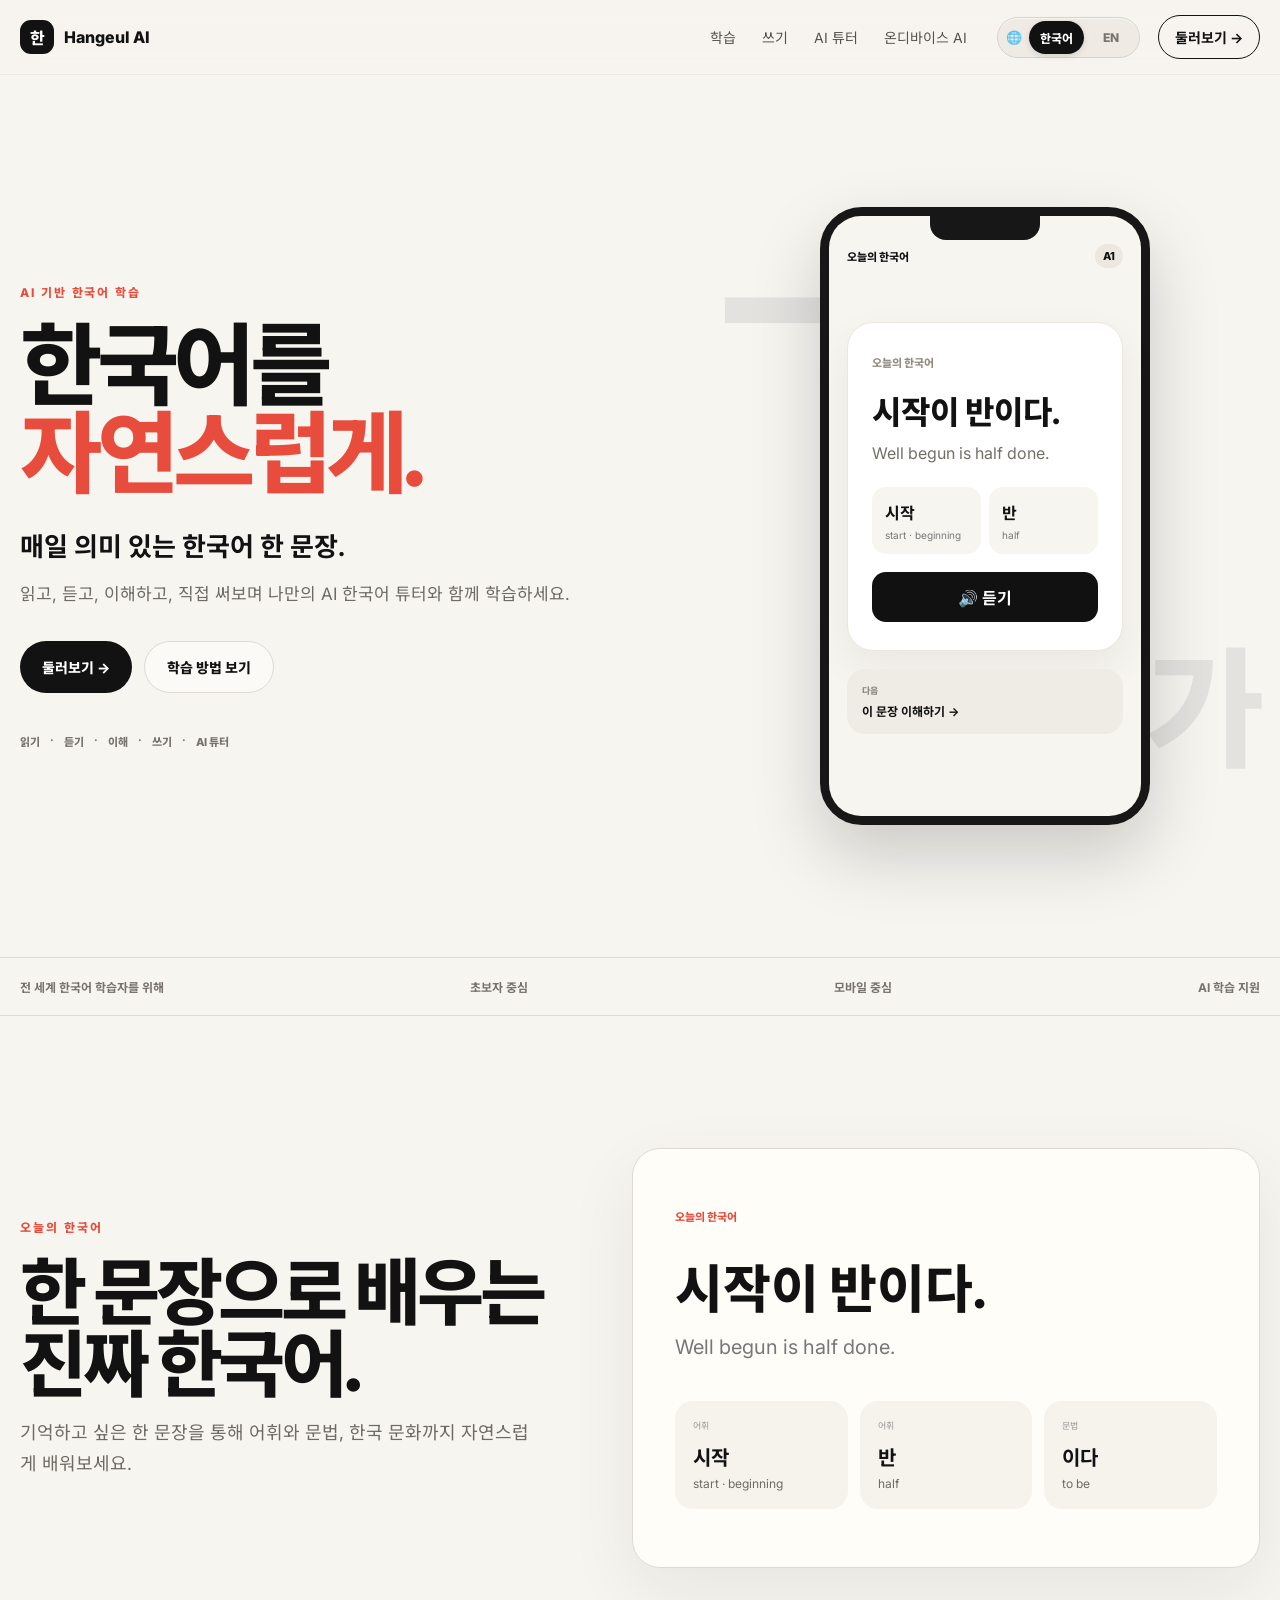
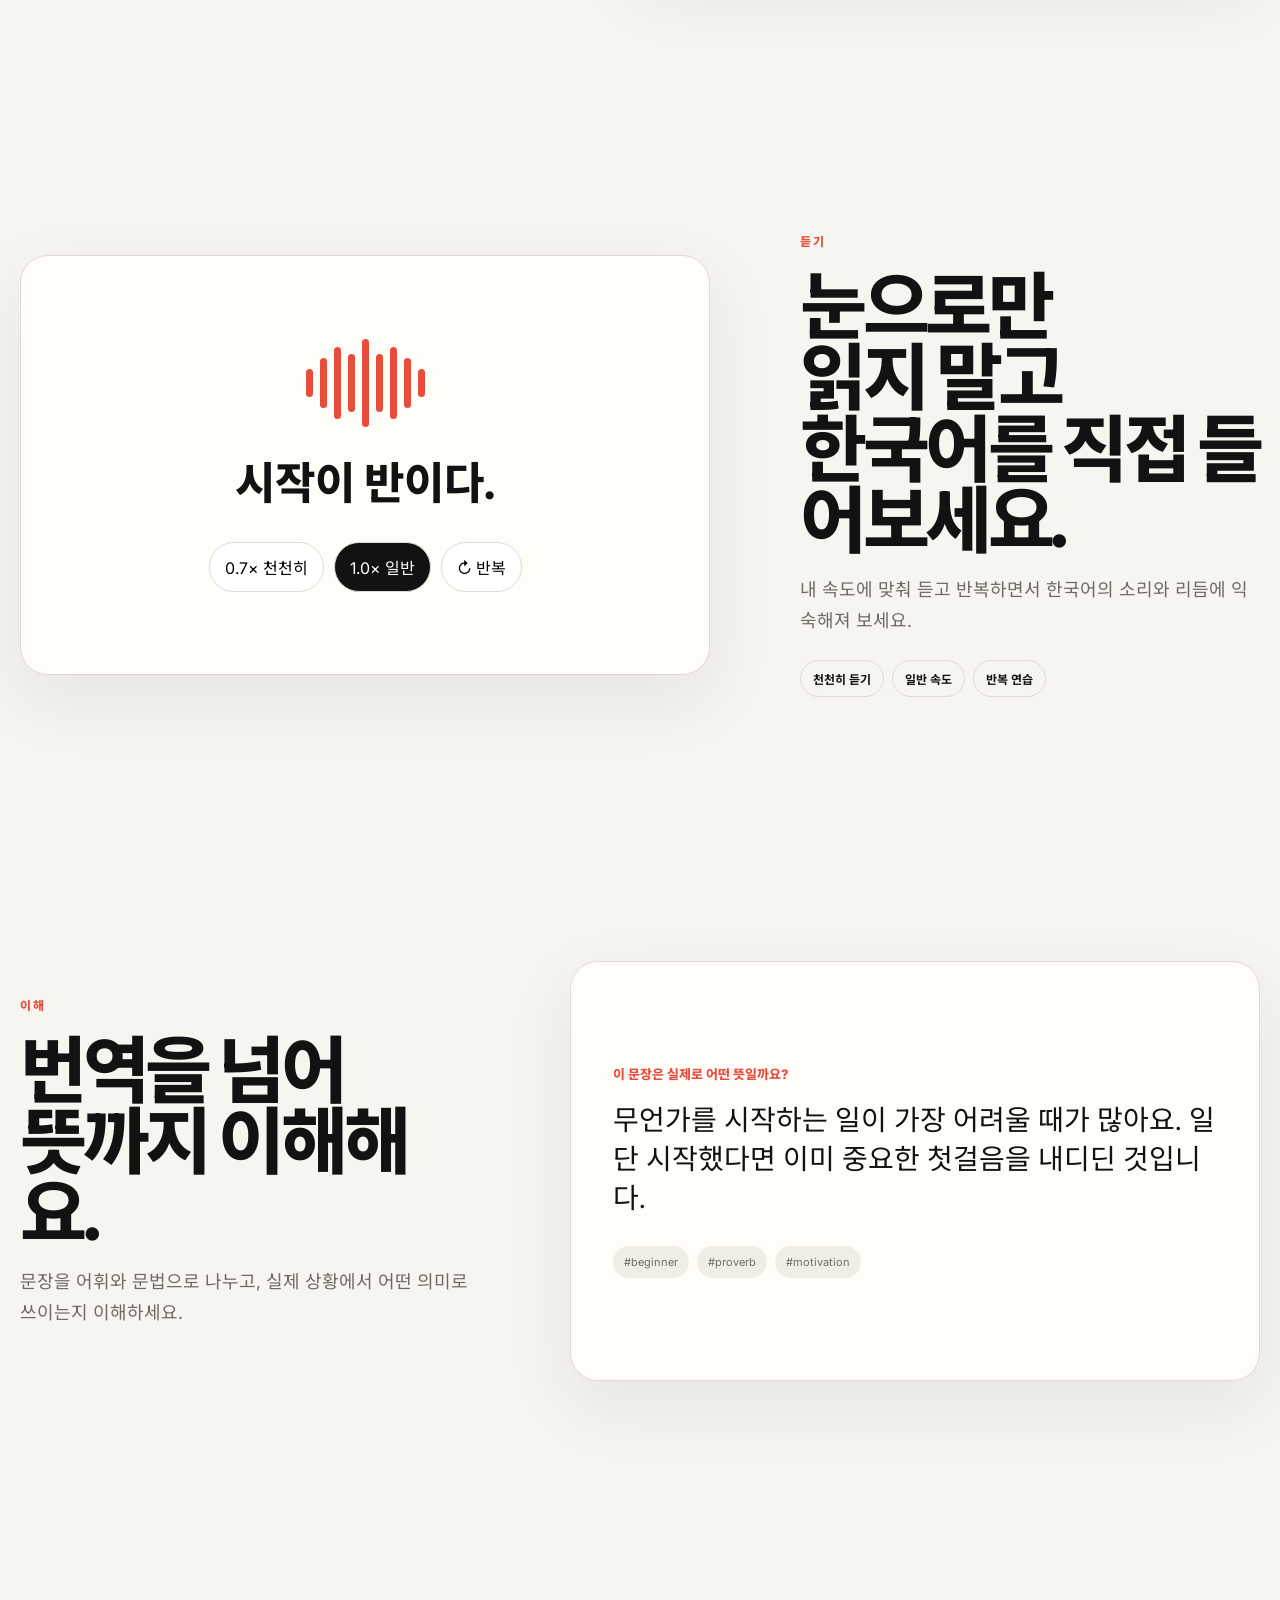
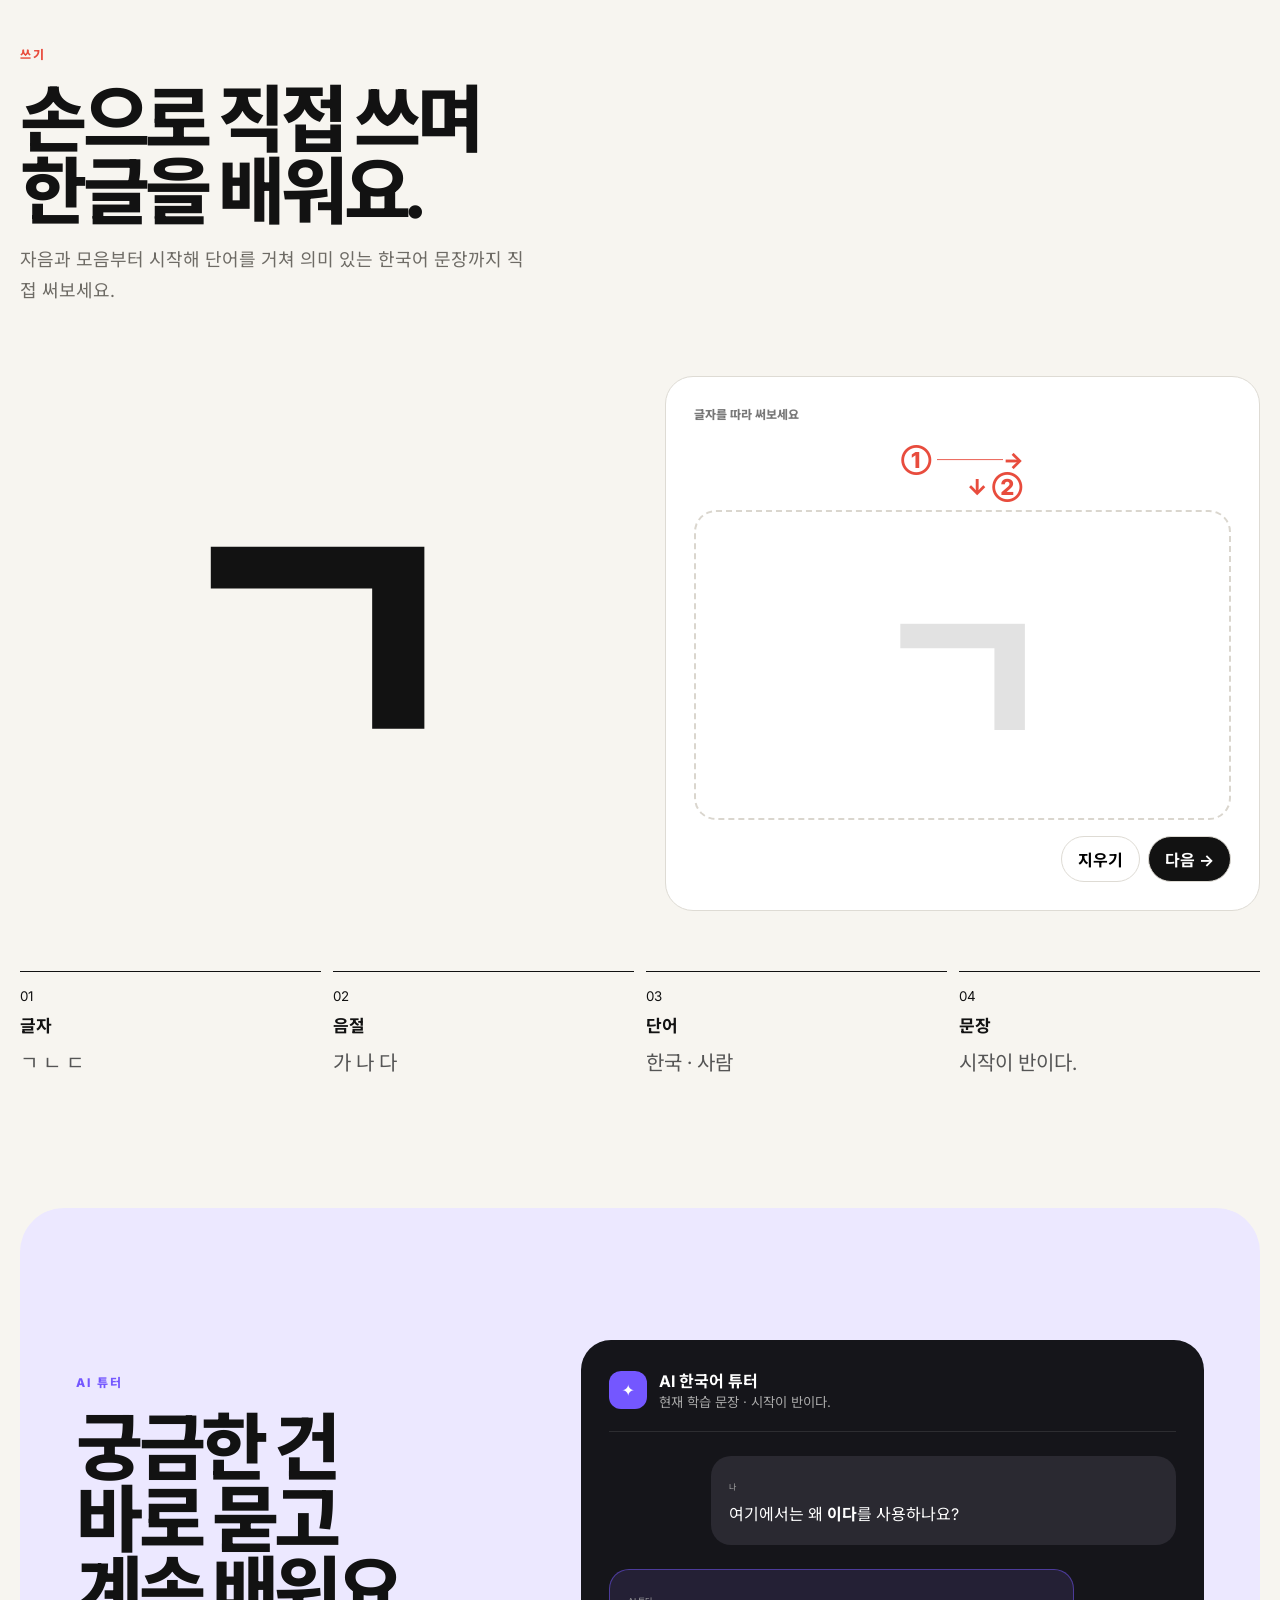
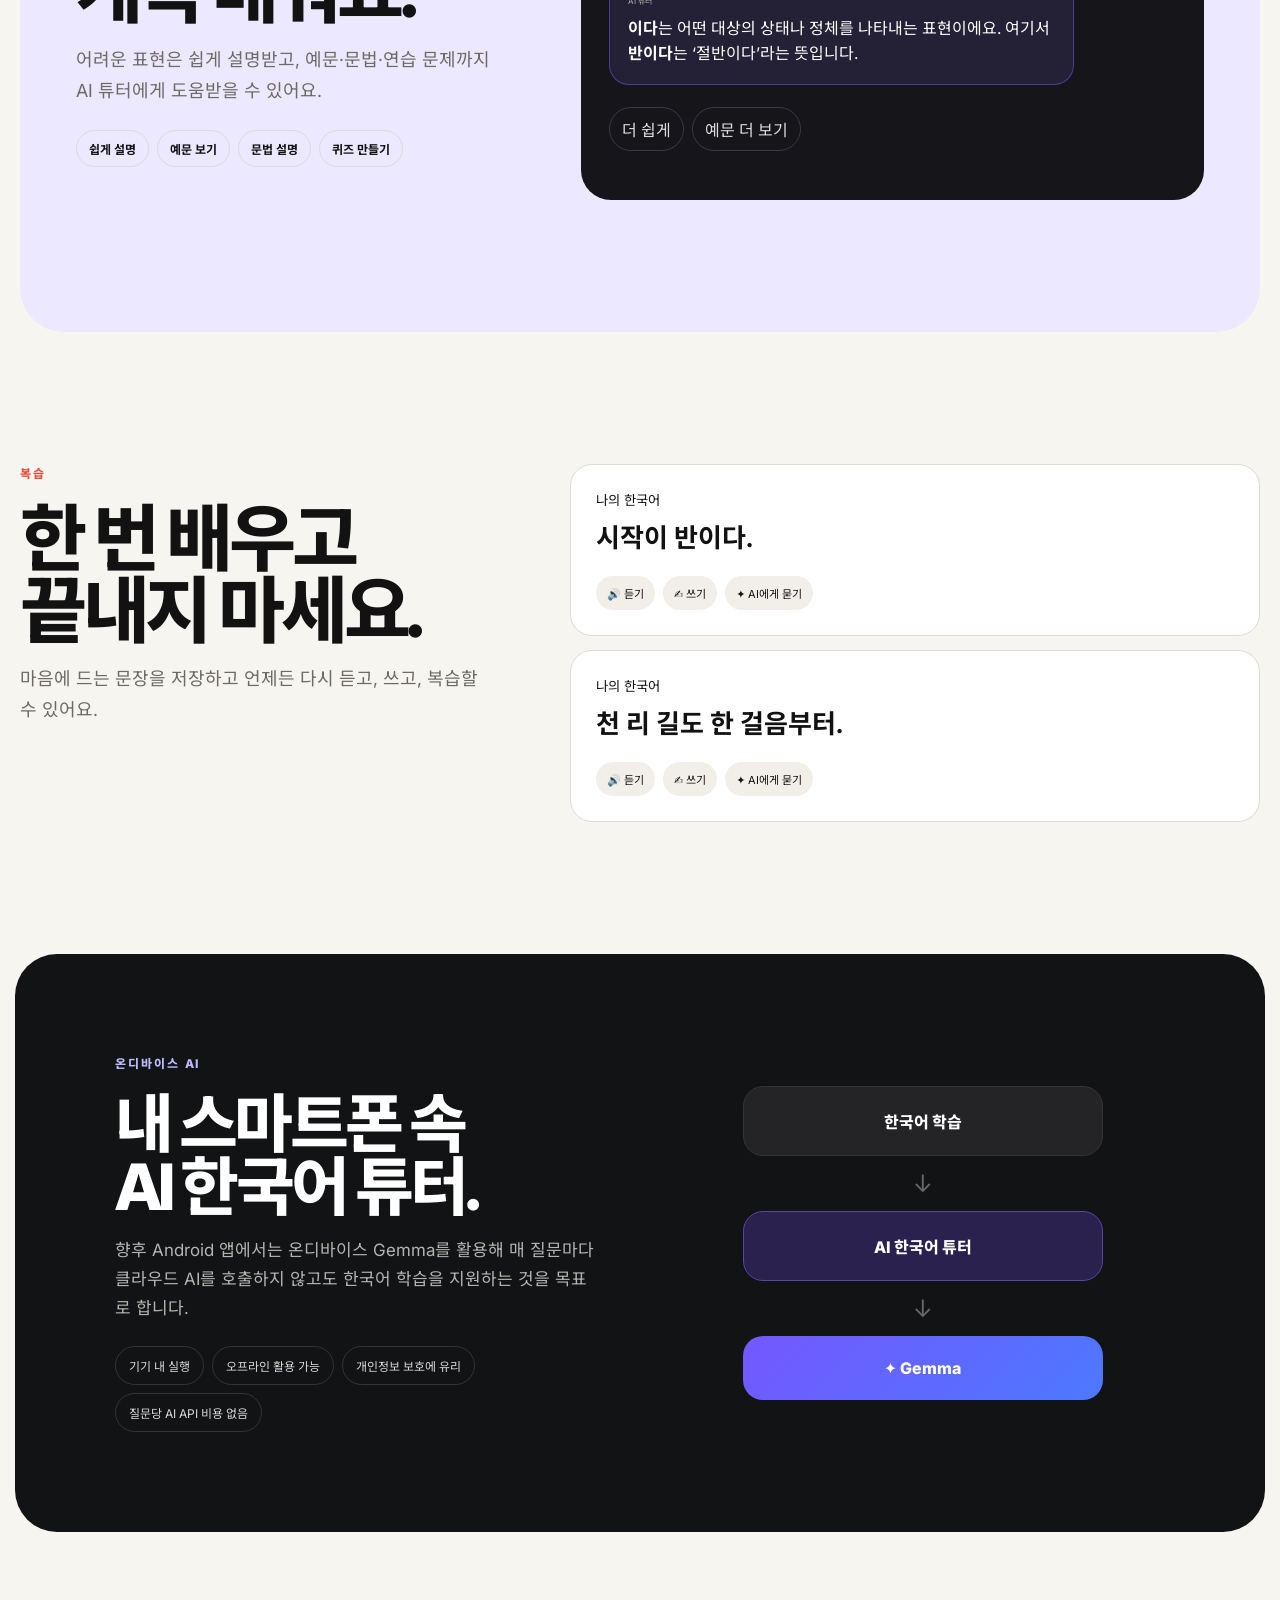
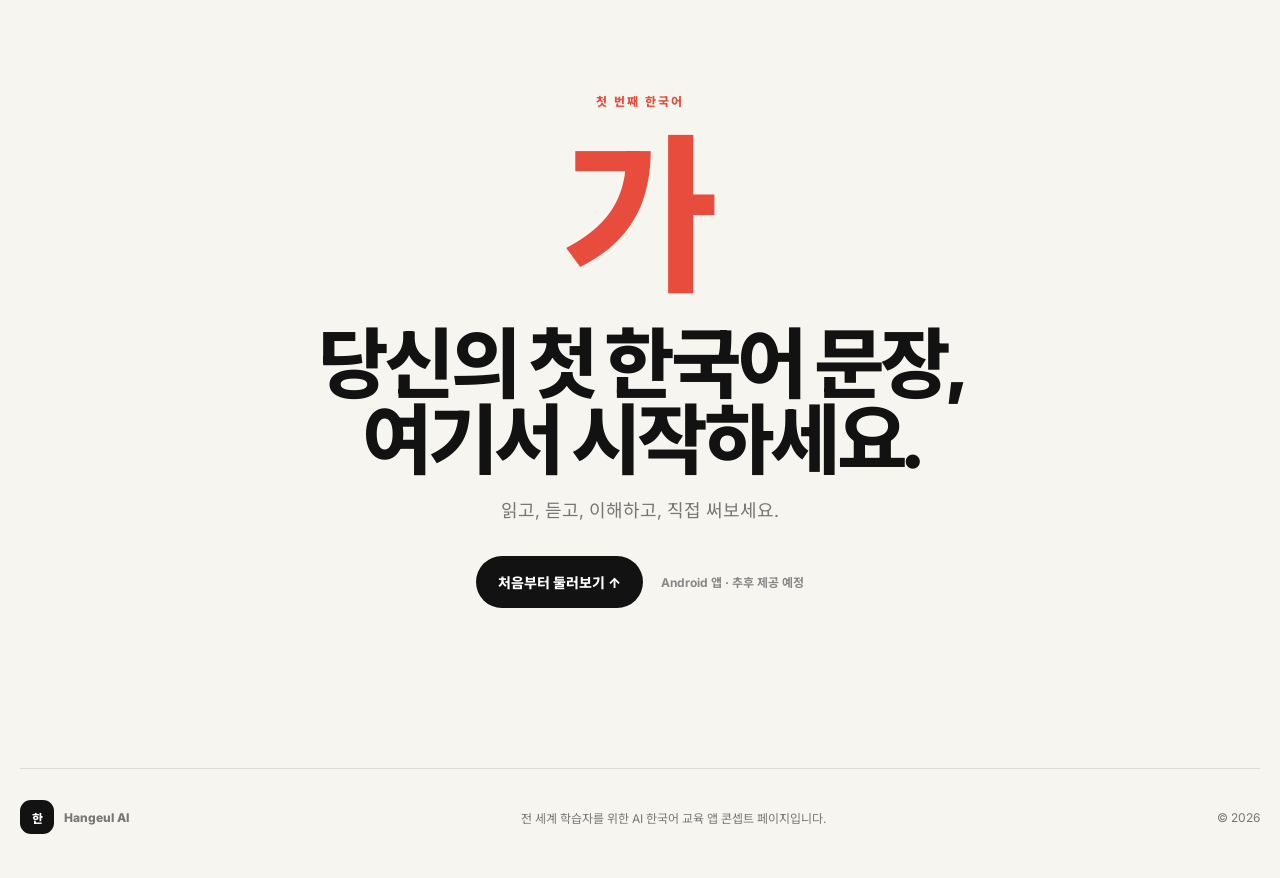
<file: index.html>
<!doctype html>
<html lang="ko">
<head>
<meta charset="UTF-8" />
<meta name="viewport" content="width=device-width, initial-scale=1.0" />
<meta name="description" content="의미 있는 한국어 한 문장으로 읽고, 듣고, 이해하고, 쓰며 AI 튜터와 함께 배우는 한국어 학습 앱 콘셉트 페이지." />
<title>Hangeul AI — 자연스럽게 배우는 한국어</title>
<link rel="preconnect" href="https://fonts.googleapis.com"><link rel="preconnect" href="https://fonts.gstatic.com" crossorigin><link href="https://fonts.googleapis.com/css2?family=Inter:wght@400;500;600;700;800&family=Noto+Sans+KR:wght@400;500;600;700;800&display=swap" rel="stylesheet"><link rel="stylesheet" href="./styles.css" />
</head><body>
<header class="site-header"><div class="nav-shell"><a class="brand" href="#top"><span class="brand-mark">한</span><span>Hangeul AI</span></a><nav class="desktop-nav"><a href="#learn">학습</a><a href="#write">쓰기</a><a href="#ai">AI 튜터</a><a href="#private-ai">온디바이스 AI</a></nav><div class="header-actions"><div class="lang-toggle" aria-label="언어 선택"><span class="lang-icon" aria-hidden="true">🌐</span><a class="lang-link active" href="/HANGEUL-AI/">한국어</a><a class="lang-link" href="/HANGEUL-AI/en.html">EN</a></div><a class="nav-cta" href="#experience">둘러보기 →</a></div></div></header>
<main id="top">
<section class="hero section"><div class="hero-copy"><div class="eyebrow">AI 기반 한국어 학습</div><h1>한국어를<br><span>자연스럽게.</span></h1><p class="hero-lead">매일 의미 있는 한국어 한 문장.</p><p class="hero-sub">읽고, 듣고, 이해하고, 직접 써보며 나만의 AI 한국어 튜터와 함께 학습하세요.</p><div class="hero-actions"><a class="button primary" href="#experience">둘러보기 →</a><a class="button ghost" href="#learn">학습 방법 보기</a></div><div class="feature-strip"><span>읽기</span><b>·</b><span>듣기</span><b>·</b><span>이해</span><b>·</b><span>쓰기</span><b>·</b><span>AI 튜터</span></div></div><div class="hero-visual"><div class="hangul-orbit orbit-one">ㄱ</div><div class="hangul-orbit orbit-two">가</div><div class="phone"><div class="phone-notch"></div><div class="phone-screen"><div class="phone-topline"><span>오늘의 한국어</span><span class="pill-mini">A1</span></div><div class="quote-card"><span class="quote-kicker">오늘의 한국어</span><div class="quote-ko">시작이 반이다.</div><div class="quote-en">Well begun is half done.</div><div class="word-row"><div><strong>시작</strong><span>start · beginning</span></div><div><strong>반</strong><span>half</span></div></div><button class="listen-demo" type="button" data-tts="시작이 반이다.">🔊 듣기</button></div><div class="mock-note"><span>다음</span><strong>이 문장 이해하기 →</strong></div></div></div></div></section>
<section class="trust-line"><div>전 세계 한국어 학습자를 위해</div><div>초보자 중심</div><div>모바일 중심</div><div>AI 학습 지원</div></section>
<section class="section feature-section" id="learn"><div class="section-copy"><div class="eyebrow">오늘의 한국어</div><h2><span class="keep-line">한 문장으로 배우는</span><br>진짜 한국어.</h2><p>기억하고 싶은 한 문장을 통해 어휘와 문법, 한국 문화까지 자연스럽게 배워보세요.</p></div><div class="demo-board lesson-board"><div class="demo-label">오늘의 한국어</div><div class="lesson-main">시작이 반이다.</div><div class="lesson-translation">Well begun is half done.</div><div class="vocab-grid"><article><small>어휘</small><strong>시작</strong><span>start · beginning</span></article><article><small>어휘</small><strong>반</strong><span>half</span></article><article><small>문법</small><strong>이다</strong><span>to be</span></article></div></div></section>
<section class="section feature-section reverse"><div class="section-copy"><div class="eyebrow">듣기</div><h2>눈으로만<br>읽지 말고<br>한국어를 직접 들어보세요.</h2><p>내 속도에 맞춰 듣고 반복하면서 한국어의 소리와 리듬에 익숙해져 보세요.</p><div class="micro-points"><span>천천히 듣기</span><span>일반 속도</span><span>반복 연습</span></div></div><div class="demo-board listen-board"><div class="sound-wave"><i></i><i></i><i></i><i></i><i></i><i></i><i></i><i></i><i></i></div><div class="listen-sentence">시작이 반이다.</div><div class="speed-row"><button class="speed-chip">0.7× 천천히</button><button class="speed-chip active">1.0× 일반</button><button class="speed-chip">↻ 반복</button></div></div></section>
<section class="section feature-section"><div class="section-copy"><div class="eyebrow">이해</div><h2>번역을 넘어<br>뜻까지 이해해요.</h2><p>문장을 어휘와 문법으로 나누고, 실제 상황에서 어떤 의미로 쓰이는지 이해하세요.</p></div><div class="demo-board meaning-board"><div class="meaning-title">이 문장은 실제로 어떤 뜻일까요?</div><p>무언가를 시작하는 일이 가장 어려울 때가 많아요. 일단 시작했다면 이미 중요한 첫걸음을 내디딘 것입니다.</p><div class="meaning-tags"><span>#beginner</span><span>#proverb</span><span>#motivation</span></div></div></section>
<section class="section writing-section" id="write"><div class="write-intro"><div class="eyebrow">쓰기</div><h2>손으로 직접 쓰며<br>한글을 배워요.</h2><p>자음과 모음부터 시작해 단어를 거쳐 의미 있는 한국어 문장까지 직접 써보세요.</p></div><div class="writing-stage"><div class="giant-hangul">ㄱ</div><div class="trace-card"><div class="trace-instruction">글자를 따라 써보세요</div><div class="stroke-guide">① ───→<br><span>↓ ②</span></div><div class="trace-box"><span>ㄱ</span></div><div class="trace-actions"><button>지우기</button><button class="dark-btn">다음 →</button></div></div></div><div class="progression"><div><small>01</small><strong>글자</strong><span>ㄱ ㄴ ㄷ</span></div><div><small>02</small><strong>음절</strong><span>가 나 다</span></div><div><small>03</small><strong>단어</strong><span>한국 · 사람</span></div><div><small>04</small><strong>문장</strong><span>시작이 반이다.</span></div></div></section>
<section class="section feature-section ai-section" id="ai"><div class="section-copy"><div class="eyebrow purple">AI 튜터</div><h2>궁금한 건<br>바로 묻고<br>계속 배워요.</h2><p>어려운 표현은 쉽게 설명받고, 예문·문법·연습 문제까지 AI 튜터에게 도움받을 수 있어요.</p><div class="quick-actions"><span>쉽게 설명</span><span>예문 보기</span><span>문법 설명</span><span>퀴즈 만들기</span></div></div><div class="chat-panel"><div class="chat-head"><span class="ai-dot">✦</span><div><strong>AI 한국어 튜터</strong><small>현재 학습 문장 · 시작이 반이다.</small></div></div><div class="bubble user-bubble"><small>나</small><p>여기에서는 왜 <strong>이다</strong>를 사용하나요?</p></div><div class="bubble ai-bubble"><small>AI 튜터</small><p><strong>이다</strong>는 어떤 대상의 상태나 정체를 나타내는 표현이에요. 여기서 <strong>반이다</strong>는 ‘절반이다’라는 뜻입니다.</p></div><div class="chat-actions"><button>더 쉽게</button><button>예문 더 보기</button></div></div></section>
<section class="section review-section"><div class="section-copy"><div class="eyebrow">복습</div><h2>한 번 배우고<br>끝내지 마세요.</h2><p>마음에 드는 문장을 저장하고 언제든 다시 듣고, 쓰고, 복습할 수 있어요.</p></div><div class="library"><article><div><small>나의 한국어</small><strong>시작이 반이다.</strong></div><div class="library-actions"><span>🔊 듣기</span><span>✍ 쓰기</span><span>✦ AI에게 묻기</span></div></article><article><div><small>나의 한국어</small><strong>천 리 길도 한 걸음부터.</strong></div><div class="library-actions"><span>🔊 듣기</span><span>✍ 쓰기</span><span>✦ AI에게 묻기</span></div></article></div></section>
<section class="section private-section" id="private-ai"><div class="private-copy"><div class="eyebrow light">온디바이스 AI</div><h2>내 스마트폰 속<br>AI 한국어 튜터.</h2><p>향후 Android 앱에서는 온디바이스 Gemma를 활용해 매 질문마다 클라우드 AI를 호출하지 않고도 한국어 학습을 지원하는 것을 목표로 합니다.</p><div class="private-pills"><span>기기 내 실행</span><span>오프라인 활용 가능</span><span>개인정보 보호에 유리</span><span>질문당 AI API 비용 없음</span></div></div><div class="device-stack"><div class="device-chip">한국어 학습</div><div class="down-arrow">↓</div><div class="device-chip purple-chip">AI 한국어 튜터</div><div class="down-arrow">↓</div><div class="gemma-chip">✦ Gemma</div></div></section>
<section class="final-cta" id="experience"><div class="eyebrow">첫 번째 한국어</div><div class="final-glyph">가</div><h2>당신의 첫 한국어 문장,<br>여기서 시작하세요.</h2><p>읽고, 듣고, 이해하고, 직접 써보세요.</p><div class="final-actions"><a class="button primary" href="#top">처음부터 둘러보기 ↑</a><span class="coming">Android 앱 · 추후 제공 예정</span></div></section>
</main><footer><a class="brand" href="#top"><span class="brand-mark">한</span><span>Hangeul AI</span></a><p>전 세계 학습자를 위한 AI 한국어 교육 앱 콘셉트 페이지입니다.</p><span>© 2026</span></footer><script src="./script.js"></script></body></html>
</file>
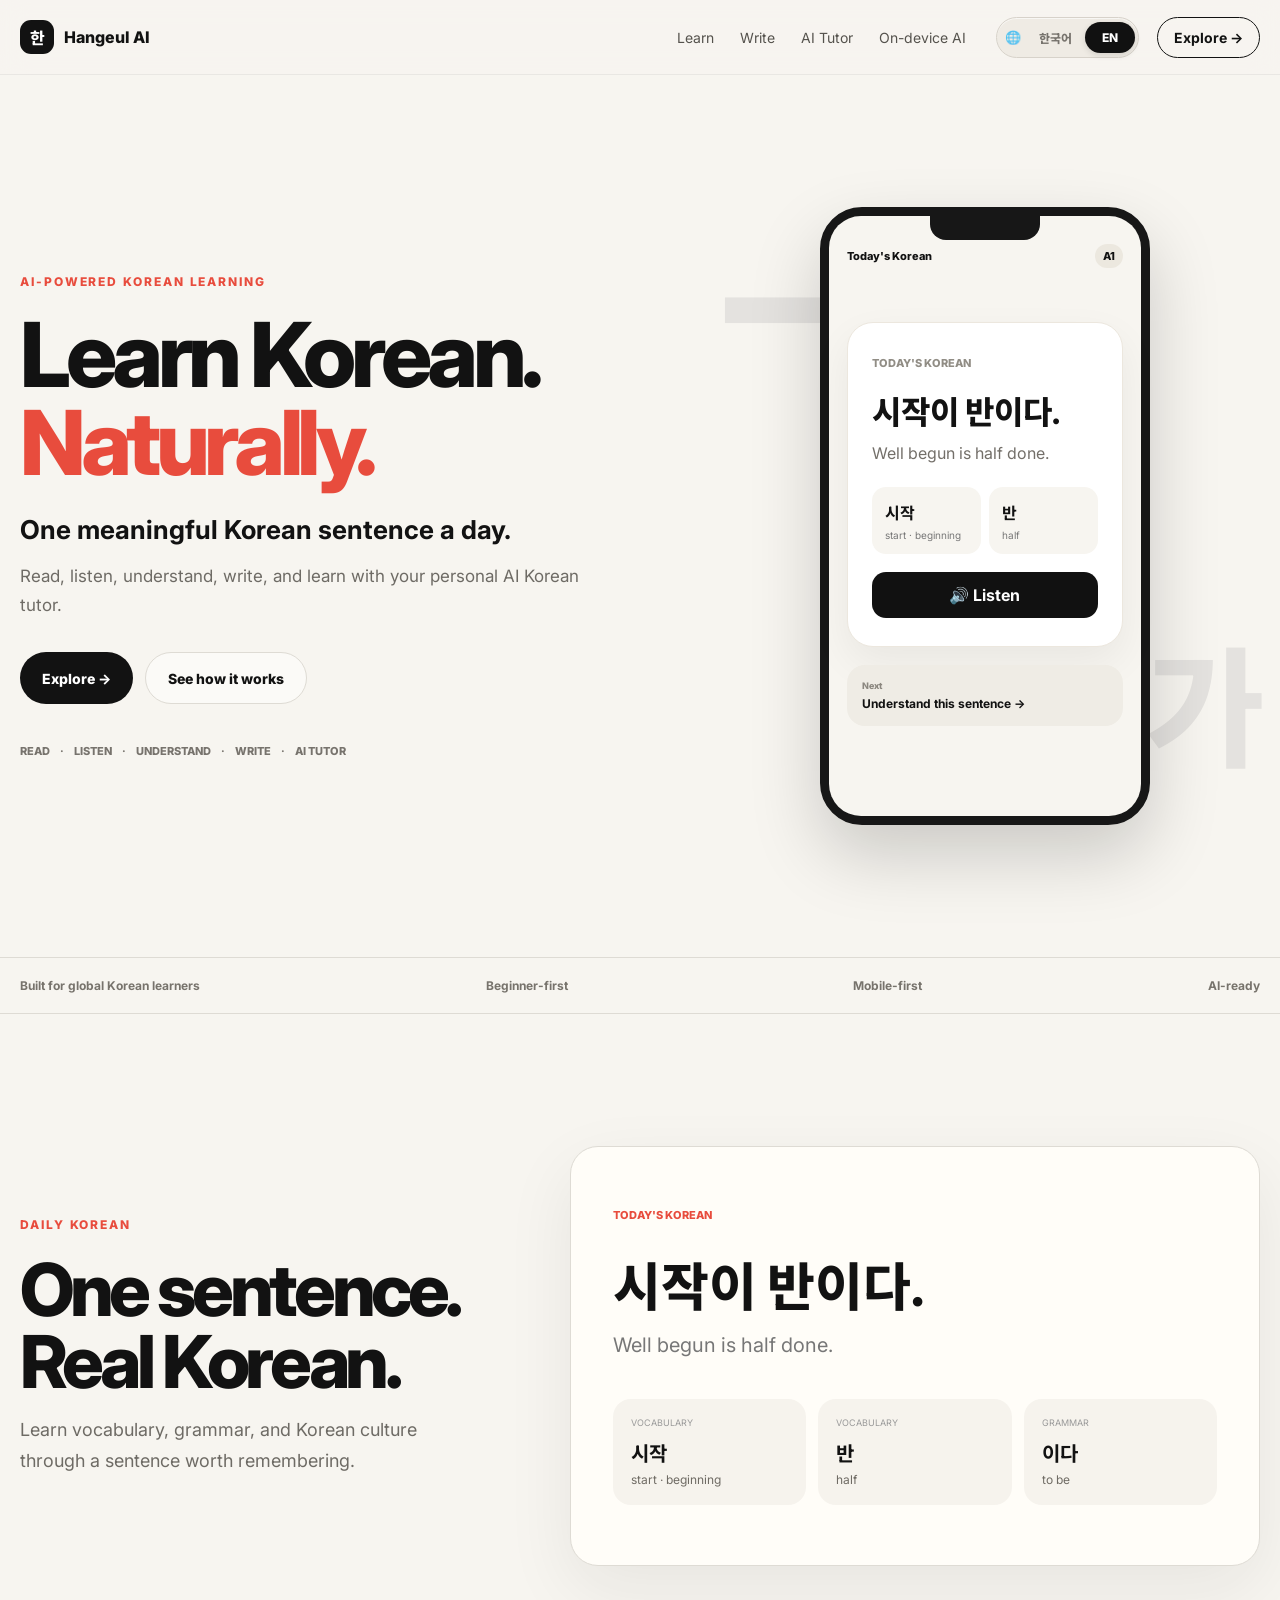
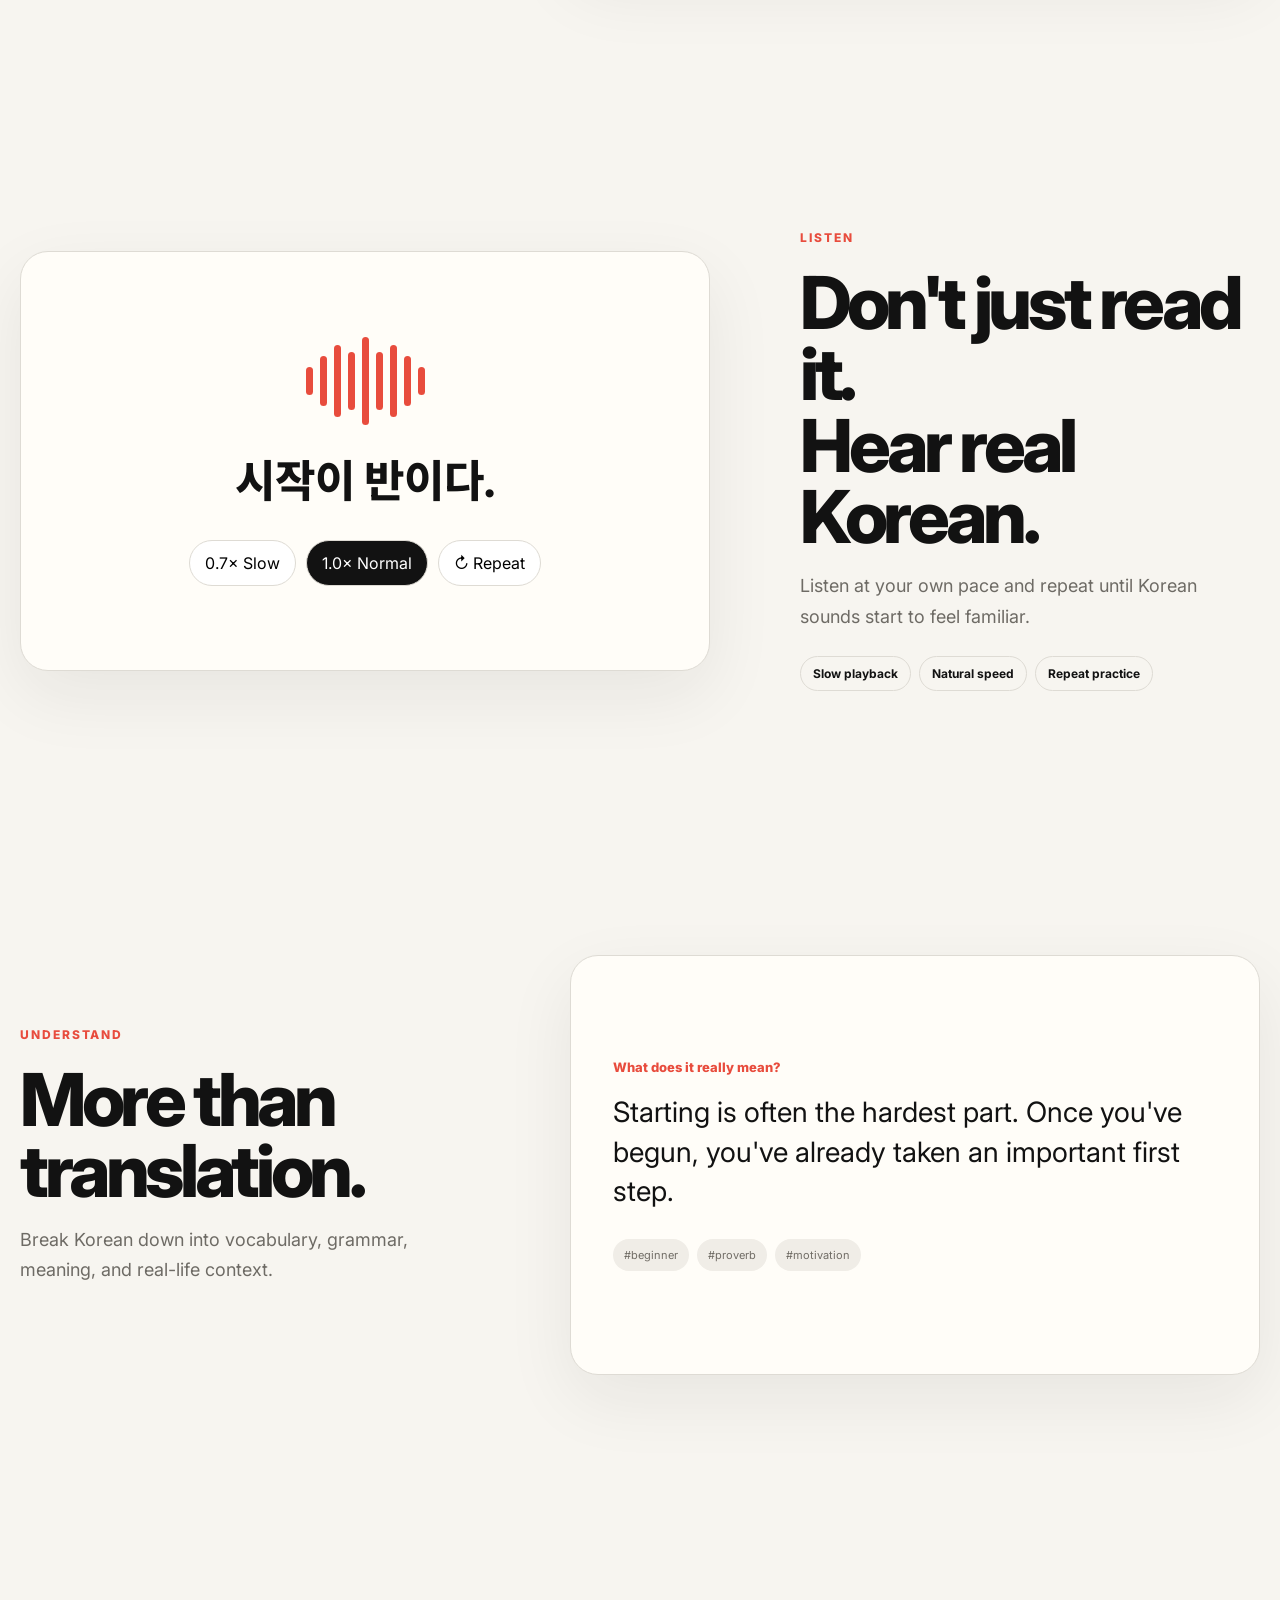
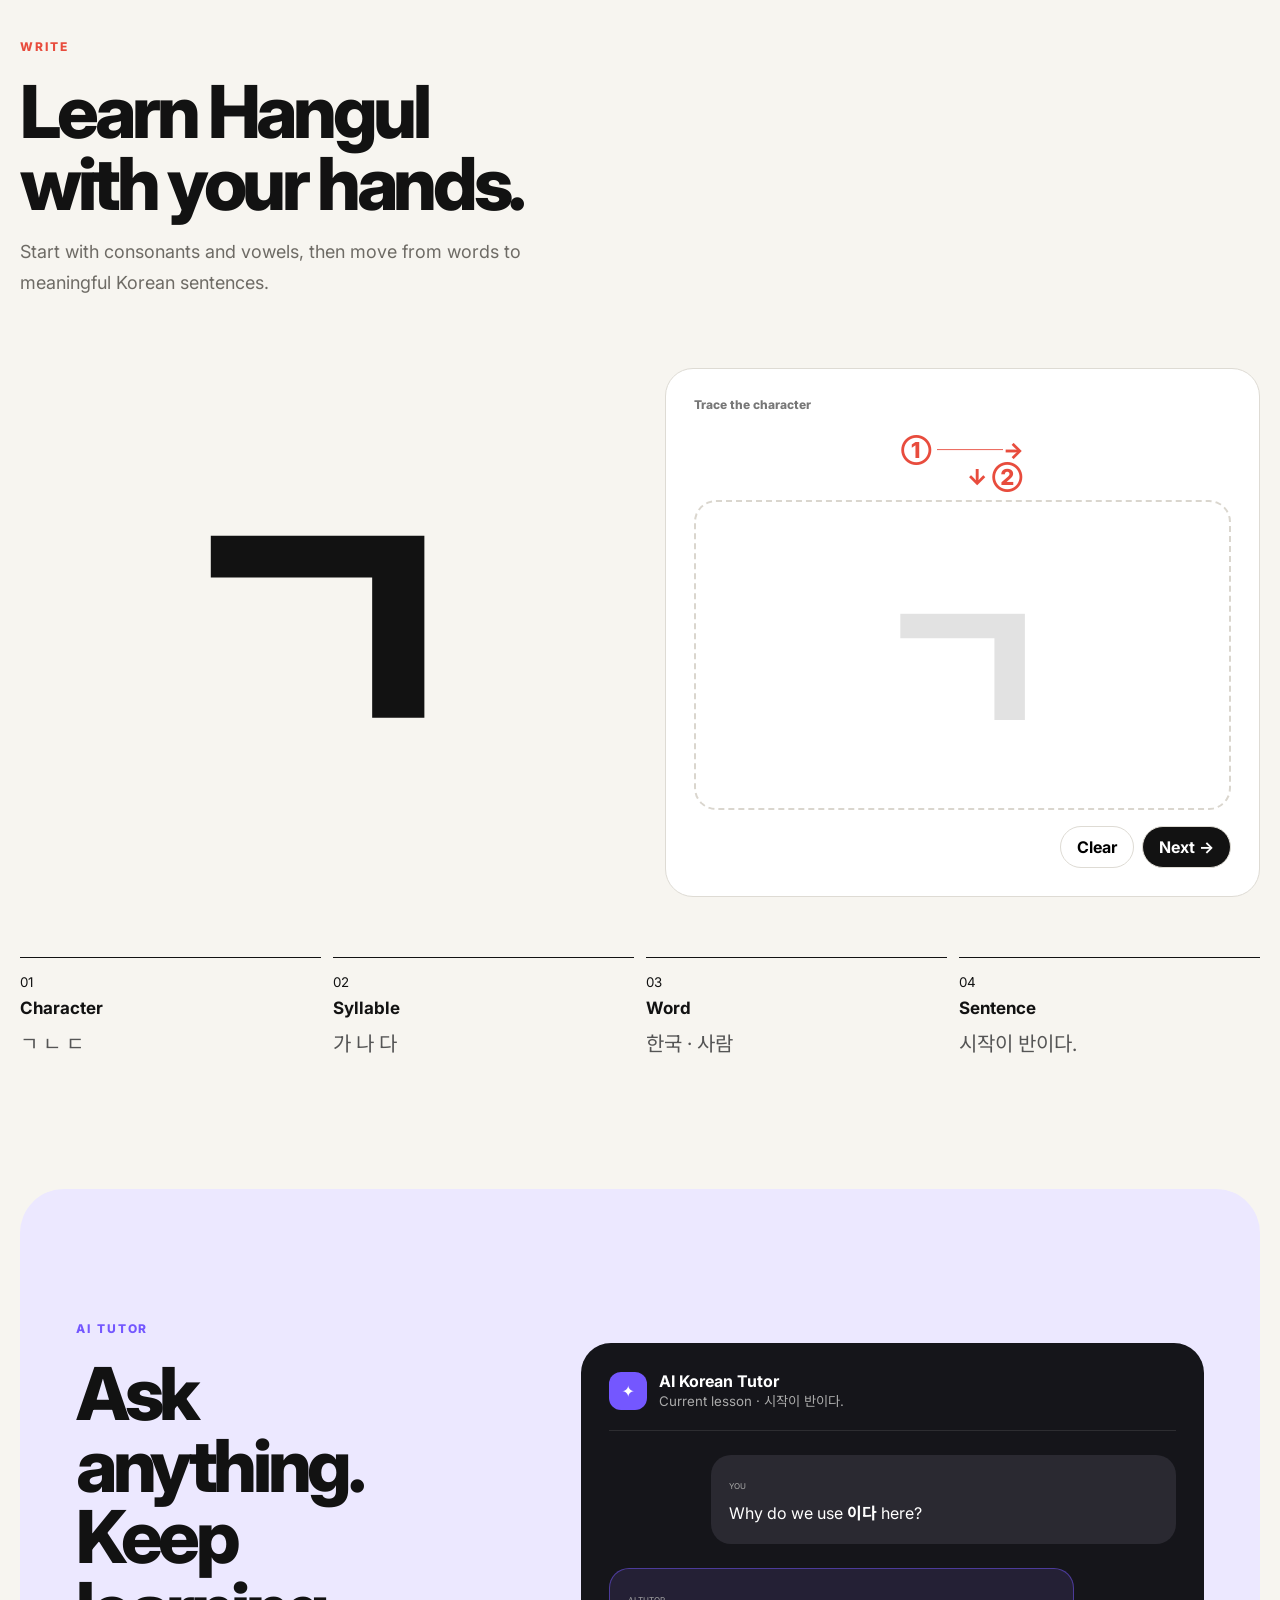
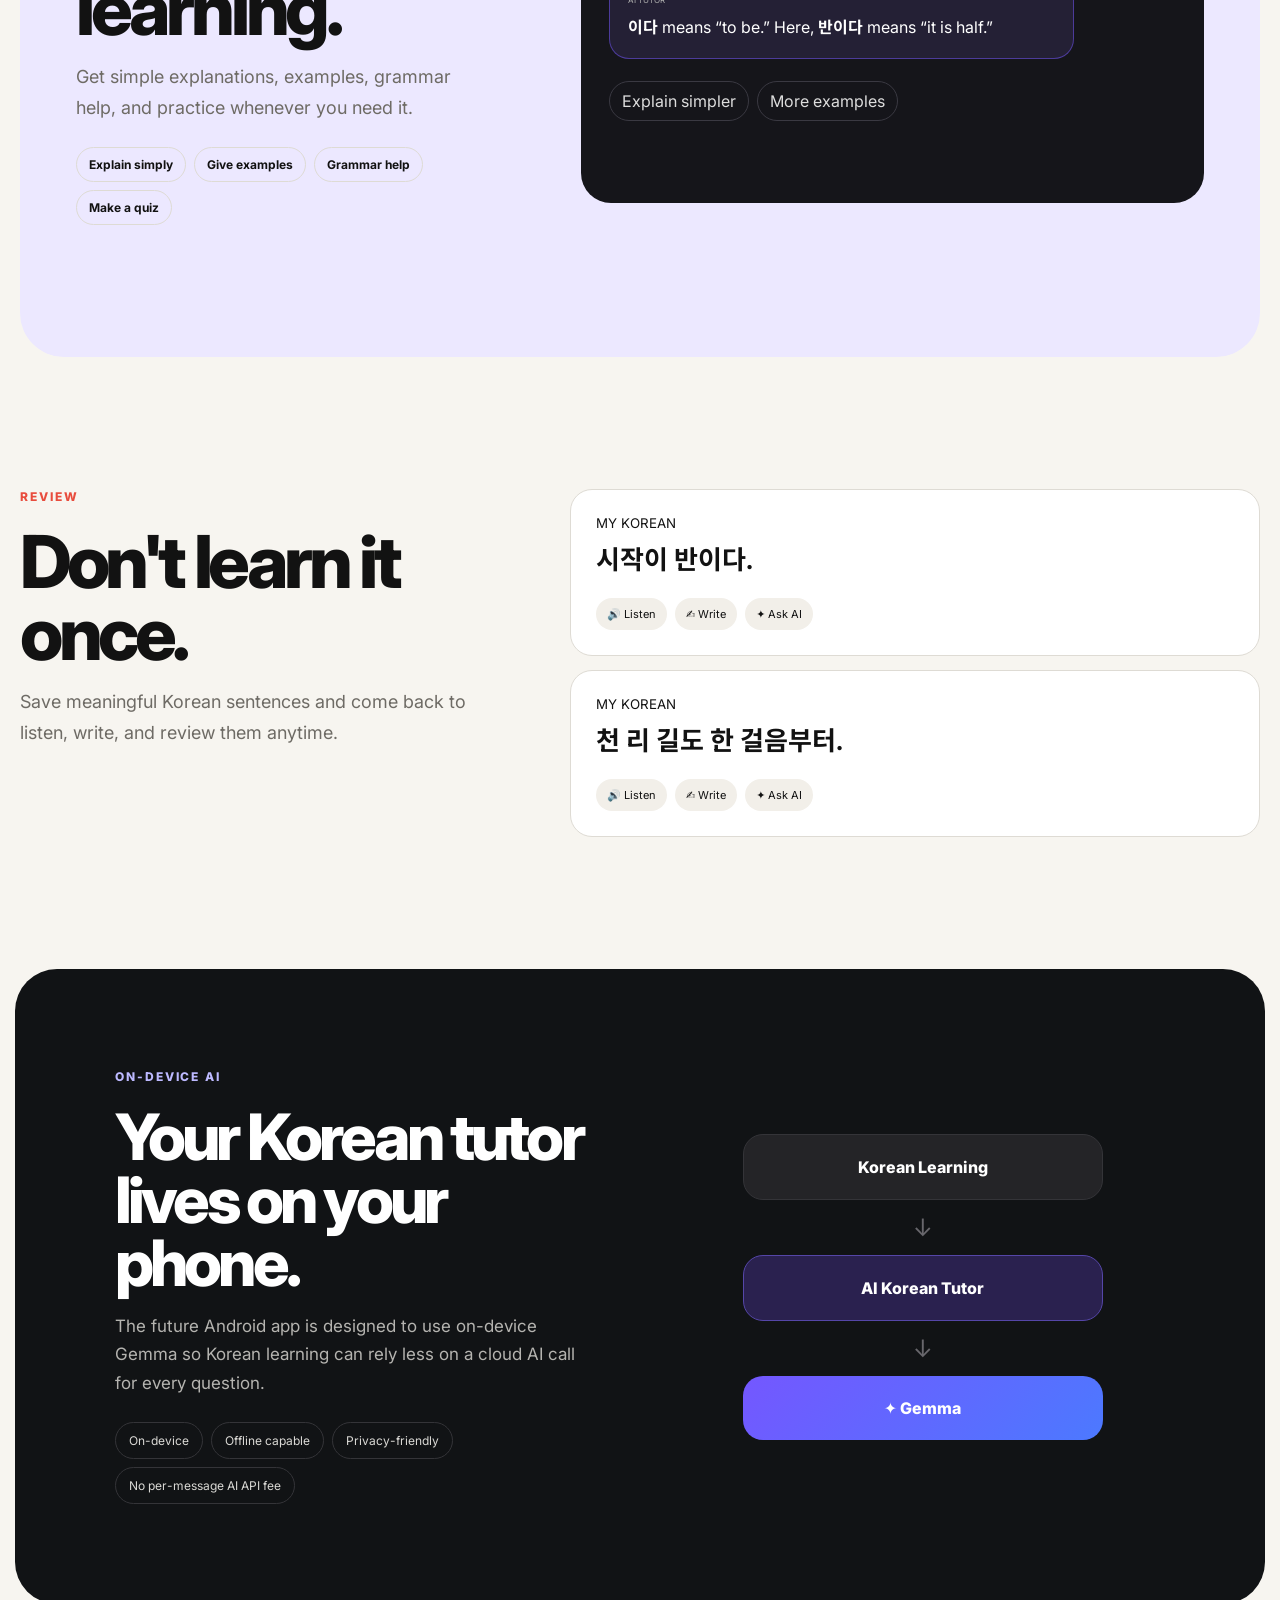
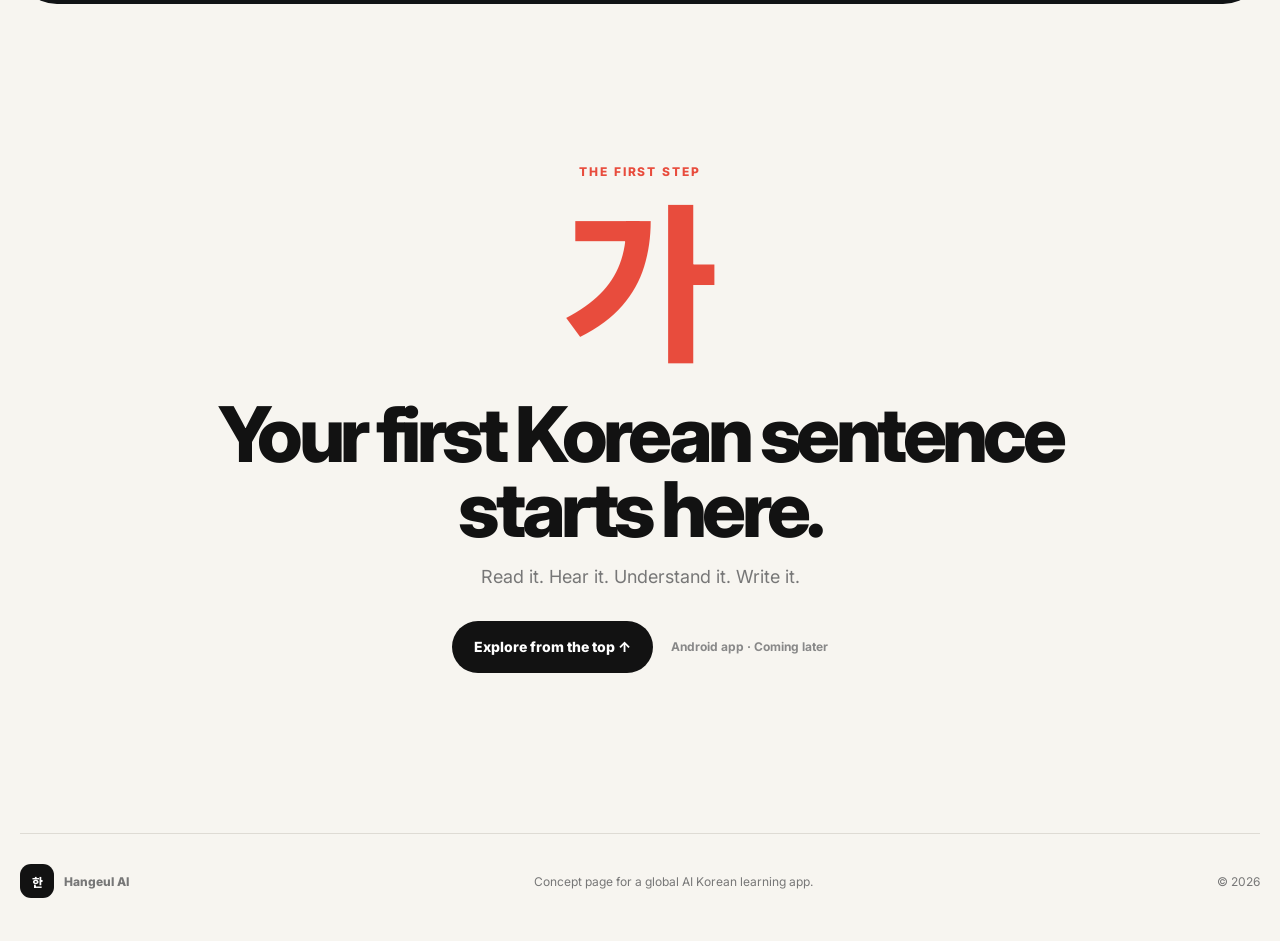
<file: en.html>
<!doctype html>
<html lang="en">
<head>
<meta charset="UTF-8" />
<meta name="viewport" content="width=device-width, initial-scale=1.0" />
<meta name="description" content="Learn Korean one meaningful sentence at a time. Read, listen, understand, write, and learn with an AI Korean tutor." />
<title>Hangeul AI — Learn Korean Naturally</title>
<link rel="preconnect" href="https://fonts.googleapis.com"><link rel="preconnect" href="https://fonts.gstatic.com" crossorigin><link href="https://fonts.googleapis.com/css2?family=Inter:wght@400;500;600;700;800&family=Noto+Sans+KR:wght@400;500;600;700;800&display=swap" rel="stylesheet"><link rel="stylesheet" href="./styles.css" />
</head><body>
<header class="site-header"><div class="nav-shell"><a class="brand" href="#top"><span class="brand-mark">한</span><span>Hangeul AI</span></a><nav class="desktop-nav"><a href="#learn">Learn</a><a href="#write">Write</a><a href="#ai">AI Tutor</a><a href="#private-ai">On-device AI</a></nav><div class="header-actions"><div class="lang-toggle" aria-label="Language selector"><span class="lang-icon" aria-hidden="true">🌐</span><a class="lang-link" href="/HANGEUL-AI/">한국어</a><a class="lang-link active" href="/HANGEUL-AI/en.html">EN</a></div><a class="nav-cta" href="#experience">Explore →</a></div></div></header>
<main id="top">
<section class="hero section"><div class="hero-copy"><div class="eyebrow">AI-POWERED KOREAN LEARNING</div><h1>Learn Korean.<br><span>Naturally.</span></h1><p class="hero-lead">One meaningful Korean sentence a day.</p><p class="hero-sub">Read, listen, understand, write, and learn with your personal AI Korean tutor.</p><div class="hero-actions"><a class="button primary" href="#experience">Explore →</a><a class="button ghost" href="#learn">See how it works</a></div><div class="feature-strip"><span>READ</span><b>·</b><span>LISTEN</span><b>·</b><span>UNDERSTAND</span><b>·</b><span>WRITE</span><b>·</b><span>AI TUTOR</span></div></div><div class="hero-visual"><div class="hangul-orbit orbit-one">ㄱ</div><div class="hangul-orbit orbit-two">가</div><div class="phone"><div class="phone-notch"></div><div class="phone-screen"><div class="phone-topline"><span>Today's Korean</span><span class="pill-mini">A1</span></div><div class="quote-card"><span class="quote-kicker">TODAY'S KOREAN</span><div class="quote-ko">시작이 반이다.</div><div class="quote-en">Well begun is half done.</div><div class="word-row"><div><strong>시작</strong><span>start · beginning</span></div><div><strong>반</strong><span>half</span></div></div><button class="listen-demo" type="button" data-tts="시작이 반이다.">🔊 Listen</button></div><div class="mock-note"><span>Next</span><strong>Understand this sentence →</strong></div></div></div></div></section>
<section class="trust-line"><div>Built for global Korean learners</div><div>Beginner-first</div><div>Mobile-first</div><div>AI-ready</div></section>
<section class="section feature-section" id="learn"><div class="section-copy"><div class="eyebrow">DAILY KOREAN</div><h2>One sentence.<br>Real Korean.</h2><p>Learn vocabulary, grammar, and Korean culture through a sentence worth remembering.</p></div><div class="demo-board lesson-board"><div class="demo-label">TODAY'S KOREAN</div><div class="lesson-main">시작이 반이다.</div><div class="lesson-translation">Well begun is half done.</div><div class="vocab-grid"><article><small>VOCABULARY</small><strong>시작</strong><span>start · beginning</span></article><article><small>VOCABULARY</small><strong>반</strong><span>half</span></article><article><small>GRAMMAR</small><strong>이다</strong><span>to be</span></article></div></div></section>
<section class="section feature-section reverse"><div class="section-copy"><div class="eyebrow">LISTEN</div><h2>Don't just read it.<br>Hear real Korean.</h2><p>Listen at your own pace and repeat until Korean sounds start to feel familiar.</p><div class="micro-points"><span>Slow playback</span><span>Natural speed</span><span>Repeat practice</span></div></div><div class="demo-board listen-board"><div class="sound-wave"><i></i><i></i><i></i><i></i><i></i><i></i><i></i><i></i><i></i></div><div class="listen-sentence">시작이 반이다.</div><div class="speed-row"><button class="speed-chip">0.7× Slow</button><button class="speed-chip active">1.0× Normal</button><button class="speed-chip">↻ Repeat</button></div></div></section>
<section class="section feature-section"><div class="section-copy"><div class="eyebrow">UNDERSTAND</div><h2>More than<br>translation.</h2><p>Break Korean down into vocabulary, grammar, meaning, and real-life context.</p></div><div class="demo-board meaning-board"><div class="meaning-title">What does it really mean?</div><p>Starting is often the hardest part. Once you've begun, you've already taken an important first step.</p><div class="meaning-tags"><span>#beginner</span><span>#proverb</span><span>#motivation</span></div></div></section>
<section class="section writing-section" id="write"><div class="write-intro"><div class="eyebrow">WRITE</div><h2>Learn Hangul<br>with your hands.</h2><p>Start with consonants and vowels, then move from words to meaningful Korean sentences.</p></div><div class="writing-stage"><div class="giant-hangul">ㄱ</div><div class="trace-card"><div class="trace-instruction">Trace the character</div><div class="stroke-guide">① ───→<br><span>↓ ②</span></div><div class="trace-box"><span>ㄱ</span></div><div class="trace-actions"><button>Clear</button><button class="dark-btn">Next →</button></div></div></div><div class="progression"><div><small>01</small><strong>Character</strong><span>ㄱ ㄴ ㄷ</span></div><div><small>02</small><strong>Syllable</strong><span>가 나 다</span></div><div><small>03</small><strong>Word</strong><span>한국 · 사람</span></div><div><small>04</small><strong>Sentence</strong><span>시작이 반이다.</span></div></div></section>
<section class="section feature-section ai-section" id="ai"><div class="section-copy"><div class="eyebrow purple">AI TUTOR</div><h2>Ask anything.<br>Keep learning.</h2><p>Get simple explanations, examples, grammar help, and practice whenever you need it.</p><div class="quick-actions"><span>Explain simply</span><span>Give examples</span><span>Grammar help</span><span>Make a quiz</span></div></div><div class="chat-panel"><div class="chat-head"><span class="ai-dot">✦</span><div><strong>AI Korean Tutor</strong><small>Current lesson · 시작이 반이다.</small></div></div><div class="bubble user-bubble"><small>YOU</small><p>Why do we use <strong>이다</strong> here?</p></div><div class="bubble ai-bubble"><small>AI TUTOR</small><p><strong>이다</strong> means “to be.” Here, <strong>반이다</strong> means “it is half.”</p></div><div class="chat-actions"><button>Explain simpler</button><button>More examples</button></div></div></section>
<section class="section review-section"><div class="section-copy"><div class="eyebrow">REVIEW</div><h2>Don't learn it once.</h2><p>Save meaningful Korean sentences and come back to listen, write, and review them anytime.</p></div><div class="library"><article><div><small>MY KOREAN</small><strong>시작이 반이다.</strong></div><div class="library-actions"><span>🔊 Listen</span><span>✍ Write</span><span>✦ Ask AI</span></div></article><article><div><small>MY KOREAN</small><strong>천 리 길도 한 걸음부터.</strong></div><div class="library-actions"><span>🔊 Listen</span><span>✍ Write</span><span>✦ Ask AI</span></div></article></div></section>
<section class="section private-section" id="private-ai"><div class="private-copy"><div class="eyebrow light">ON-DEVICE AI</div><h2>Your Korean tutor<br>lives on your phone.</h2><p>The future Android app is designed to use on-device Gemma so Korean learning can rely less on a cloud AI call for every question.</p><div class="private-pills"><span>On-device</span><span>Offline capable</span><span>Privacy-friendly</span><span>No per-message AI API fee</span></div></div><div class="device-stack"><div class="device-chip">Korean Learning</div><div class="down-arrow">↓</div><div class="device-chip purple-chip">AI Korean Tutor</div><div class="down-arrow">↓</div><div class="gemma-chip">✦ Gemma</div></div></section>
<section class="final-cta" id="experience"><div class="eyebrow">THE FIRST STEP</div><div class="final-glyph">가</div><h2>Your first Korean sentence<br>starts here.</h2><p>Read it. Hear it. Understand it. Write it.</p><div class="final-actions"><a class="button primary" href="#top">Explore from the top ↑</a><span class="coming">Android app · Coming later</span></div></section>
</main><footer><a class="brand" href="#top"><span class="brand-mark">한</span><span>Hangeul AI</span></a><p>Concept page for a global AI Korean learning app.</p><span>© 2026</span></footer><script src="./script.js"></script></body></html>
</file>
<file: styles.css>
:root{--bg:#f7f5f0;--paper:#fffdf8;--ink:#121212;--muted:#6e6b65;--line:#dedbd4;--red:#e84c3d;--purple:#7457ff;--dark:#111315;--radius:28px}*{box-sizing:border-box}html{scroll-behavior:smooth}body{margin:0;background:var(--bg);color:var(--ink);font-family:Inter,"Noto Sans KR",system-ui,sans-serif;-webkit-font-smoothing:antialiased}button,a{font:inherit}button{cursor:pointer}a{color:inherit;text-decoration:none}.site-header{position:sticky;top:0;z-index:20;backdrop-filter:blur(14px);background:rgba(247,245,240,.82);border-bottom:1px solid rgba(18,18,18,.06)}.nav-shell{width:min(1240px,calc(100% - 40px));height:74px;margin:auto;display:flex;align-items:center;gap:30px}.brand{display:flex;align-items:center;gap:10px;font-weight:800}.brand-mark{width:34px;height:34px;border-radius:11px;display:grid;place-items:center;background:var(--ink);color:#fff}.desktop-nav{margin-left:auto;display:flex;gap:26px;color:#55524d;font-size:14px}.header-actions{display:flex;align-items:center;gap:18px}.lang-toggle{display:flex;align-items:center;gap:2px;padding:3px;border:1px solid #d7d2ca;background:#efebe4;border-radius:999px;box-shadow:inset 0 1px 0 rgba(255,255,255,.6)}.lang-icon{display:grid;place-items:center;width:26px;height:26px;font-size:13px;opacity:.72}.lang-link{min-width:50px;text-align:center;padding:8px 11px;border-radius:999px;color:#77736d;font-size:12px;font-weight:800;transition:.18s ease}.lang-link:hover{color:var(--ink);background:rgba(255,255,255,.55)}.lang-link.active{background:#111;color:#fff;box-shadow:0 2px 6px rgba(0,0,0,.12)}.nav-cta{padding:11px 16px;border:1px solid var(--ink);border-radius:999px;font-weight:700;font-size:14px}.section{width:min(1240px,calc(100% - 40px));margin:auto;padding:132px 0}.hero{min-height:760px;display:grid;grid-template-columns:1.05fr .95fr;align-items:center;gap:80px}.eyebrow{font-size:12px;font-weight:800;letter-spacing:.16em;color:var(--red);margin-bottom:22px}.eyebrow.purple{color:var(--purple)}.eyebrow.light{color:#bdb9ff}.hero h1,.section h2,.final-cta h2{margin:0;letter-spacing:-.06em;line-height:.98;font-weight:800}.hero h1{font-size:clamp(64px,7vw,106px)}.hero h1 span{color:var(--red)}.hero-lead{font-size:26px;margin:28px 0 12px;font-weight:700}.hero-sub{font-size:17px;line-height:1.7;color:var(--muted);max-width:560px}.hero-actions{display:flex;gap:12px;margin-top:32px}.button{display:inline-flex;align-items:center;justify-content:center;min-height:52px;padding:0 22px;border-radius:999px;font-weight:800;font-size:14px}.button.primary{background:var(--ink);color:white}.button.ghost{border:1px solid var(--line);background:rgba(255,255,255,.45)}.feature-strip{display:flex;gap:10px;flex-wrap:wrap;margin-top:40px;color:#77736d;font-size:11px;font-weight:800}.hero-visual{position:relative;min-height:600px;display:grid;place-items:center}.phone{width:330px;border:9px solid #171717;border-radius:42px;background:#171717;box-shadow:0 30px 70px rgba(0,0,0,.18);position:relative;z-index:2}.phone-notch{width:110px;height:24px;border-radius:0 0 16px 16px;background:#171717;position:absolute;left:50%;top:0;transform:translateX(-50%);z-index:3}.phone-screen{min-height:600px;border-radius:32px;background:#f7f5f0;padding:28px 18px 18px}.phone-topline{display:flex;justify-content:space-between;align-items:center;font-size:11px;font-weight:800}.pill-mini{padding:5px 8px;background:#ece8df;border-radius:999px}.quote-card{margin-top:54px;padding:28px 24px;border-radius:26px;background:#fff;border:1px solid #ece7de;box-shadow:0 16px 40px rgba(0,0,0,.06)}.quote-kicker{font-size:11px;color:#918d85;font-weight:800}.quote-ko{font-size:32px;font-weight:800;margin-top:16px}.quote-en{color:#736f69;margin-top:10px}.word-row{display:grid;grid-template-columns:1fr 1fr;gap:8px;margin-top:24px}.word-row div{padding:13px;border-radius:14px;background:#f7f5f0}.word-row strong,.word-row span{display:block}.word-row span{font-size:10px;color:#777;margin-top:5px}.listen-demo{width:100%;border:0;border-radius:14px;background:#111;color:#fff;padding:13px;margin-top:18px;font-weight:700}.mock-note{margin-top:18px;padding:15px;border-radius:18px;background:#efece5}.mock-note span,.mock-note strong{display:block}.mock-note span{font-size:9px;color:#8b877f;font-weight:800}.mock-note strong{font-size:12px;margin-top:5px}.hangul-orbit{position:absolute;font-weight:800;color:rgba(17,19,21,.08);line-height:1}.orbit-one{font-size:220px;left:-20px;top:40px}.orbit-two{font-size:130px;right:-5px;bottom:50px}.trust-line{border-top:1px solid var(--line);border-bottom:1px solid var(--line);padding:20px max(20px,calc((100% - 1240px)/2));display:flex;justify-content:space-between;gap:20px;flex-wrap:wrap;font-size:12px;color:#77736c;font-weight:700}.feature-section{display:grid;grid-template-columns:.8fr 1.2fr;gap:90px;align-items:center}.feature-section.reverse{grid-template-columns:1.2fr .8fr}.feature-section.reverse .section-copy{order:2}.section-copy h2,.write-intro h2{font-size:clamp(52px,5.7vw,82px)}.section-copy p,.write-intro p{color:var(--muted);font-size:18px;line-height:1.7;max-width:520px}.keep-line{white-space:nowrap}.demo-board{min-height:420px;border-radius:var(--radius);background:var(--paper);border:1px solid var(--line);padding:42px;box-shadow:0 24px 70px rgba(29,27,24,.07)}.lesson-board{display:flex;flex-direction:column;justify-content:center}.demo-label{font-size:11px;font-weight:800;color:var(--red)}.lesson-main{font-size:52px;font-weight:800;margin-top:24px}.lesson-translation{font-size:20px;color:#777;margin-top:12px}.vocab-grid{display:grid;grid-template-columns:repeat(3,1fr);gap:12px;margin-top:42px}.vocab-grid article{background:#f6f3ed;padding:18px;border-radius:18px}.vocab-grid small,.vocab-grid strong,.vocab-grid span{display:block}.vocab-grid small{font-size:9px;color:#999}.vocab-grid strong{font-size:20px;margin-top:10px}.vocab-grid span{font-size:12px;color:#6f6b64;margin-top:5px}.listen-board{display:grid;place-items:center;align-content:center}.sound-wave{display:flex;align-items:center;gap:7px;height:90px}.sound-wave i{display:block;width:7px;border-radius:999px;background:var(--red);height:28px}.sound-wave i:nth-child(2),.sound-wave i:nth-child(8){height:50px}.sound-wave i:nth-child(3),.sound-wave i:nth-child(7){height:72px}.sound-wave i:nth-child(4),.sound-wave i:nth-child(6){height:58px}.sound-wave i:nth-child(5){height:88px}.listen-sentence{font-size:44px;font-weight:800;margin:20px 0 30px}.speed-row{display:flex;gap:10px;flex-wrap:wrap;justify-content:center}.speed-chip{border:1px solid var(--line);background:white;padding:12px 15px;border-radius:999px}.speed-chip.active{background:var(--ink);color:#fff}.micro-points,.quick-actions,.private-pills{display:flex;flex-wrap:wrap;gap:8px;margin-top:24px}.micro-points span,.quick-actions span{border:1px solid var(--line);padding:9px 12px;border-radius:999px;font-size:12px;font-weight:700}.meaning-board{display:flex;flex-direction:column;justify-content:center}.meaning-title{font-size:13px;font-weight:800;color:var(--red);margin-bottom:18px}.meaning-board p{font-size:28px;line-height:1.4;margin:0}.meaning-tags{display:flex;gap:8px;margin-top:28px;flex-wrap:wrap}.meaning-tags span{background:#f0ede7;border-radius:999px;padding:9px 11px;font-size:11px;color:#716d66}.writing-stage{display:grid;grid-template-columns:1fr 1fr;align-items:center;gap:50px;margin-top:70px}.giant-hangul{font-size:360px;font-weight:800;line-height:.8;text-align:center}.trace-card{border-radius:var(--radius);background:#fff;border:1px solid var(--line);padding:28px}.trace-instruction{font-size:12px;font-weight:800;color:#777}.stroke-guide{text-align:center;font-weight:800;font-size:22px;color:var(--red);margin:20px 0 10px}.stroke-guide span{display:inline-block;margin-left:64px}.trace-box{height:310px;border:2px dashed #dad6ce;border-radius:22px;display:grid;place-items:center}.trace-box span{font-size:210px;font-weight:800;color:rgba(18,18,18,.12)}.trace-actions{display:flex;justify-content:flex-end;gap:8px;margin-top:16px}.trace-actions button{border:1px solid var(--line);background:#fff;border-radius:999px;padding:10px 16px;font-weight:700}.trace-actions .dark-btn{background:var(--ink);color:#fff}.progression{display:grid;grid-template-columns:repeat(4,1fr);gap:12px;margin-top:60px}.progression div{border-top:1px solid var(--ink);padding-top:16px}.progression small,.progression strong,.progression span{display:block}.progression strong{font-size:17px;margin-top:8px}.progression span{font-size:20px;margin-top:10px;color:#555}.ai-section{background:#ece8ff;border-radius:44px;padding-left:56px;padding-right:56px}.chat-panel{background:#15151a;color:#fff;border-radius:30px;padding:28px;min-height:460px}.chat-head{display:flex;gap:12px;align-items:center;border-bottom:1px solid rgba(255,255,255,.1);padding-bottom:20px}.ai-dot{width:38px;height:38px;border-radius:12px;display:grid;place-items:center;background:var(--purple)}.chat-head strong,.chat-head small{display:block}.chat-head small{color:#aaa}.bubble{max-width:82%;padding:18px;border-radius:20px;margin-top:24px}.bubble small{font-size:8px;color:#aaa}.bubble p{margin:8px 0 0;line-height:1.55}.user-bubble{margin-left:auto;background:#2a2931}.ai-bubble{background:#242035;border:1px solid rgba(116,87,255,.5)}.chat-actions{display:flex;gap:8px;margin-top:22px}.chat-actions button{background:transparent;color:#ddd;border:1px solid #3a3942;border-radius:999px;padding:9px 12px}.review-section{display:grid;grid-template-columns:.8fr 1.2fr;gap:90px}.library{display:grid;gap:14px}.library article{background:#fff;border:1px solid var(--line);border-radius:22px;padding:25px}.library small,.library strong{display:block}.library strong{font-size:26px;margin-top:8px}.library-actions{display:flex;gap:8px;flex-wrap:wrap;margin-top:22px}.library-actions span{background:#f2efe9;border-radius:999px;padding:9px 11px;font-size:11px}.private-section{width:min(1340px,calc(100% - 30px));background:var(--dark);color:#fff;border-radius:42px;display:grid;grid-template-columns:1fr 1fr;gap:80px;align-items:center;padding:100px}.private-copy h2{font-size:clamp(52px,5vw,78px);margin:0;line-height:.98}.private-copy p{color:#b5b4b0;font-size:17px;line-height:1.7}.private-pills span{border:1px solid #343438;border-radius:999px;padding:10px 13px;color:#dad9d5;font-size:12px}.device-stack{display:grid;place-items:center}.device-chip,.gemma-chip{width:min(360px,100%);text-align:center;padding:22px;border-radius:20px;background:#242427;border:1px solid #343438;font-weight:800}.purple-chip{background:#2a214f;border-color:#5546a8}.gemma-chip{background:linear-gradient(135deg,#7457ff,#4c79ff);border:0}.down-arrow{color:#68676c;font-size:24px;padding:13px}.final-cta{text-align:center;padding:160px 20px}.final-glyph{font-size:170px;line-height:1;font-weight:800;color:var(--red)}.final-cta h2{font-size:clamp(52px,6vw,86px);margin-top:26px}.final-cta p{font-size:18px;color:#777}.final-actions{display:flex;align-items:center;justify-content:center;gap:18px;margin-top:34px;flex-wrap:wrap}.coming{font-size:12px;color:#888;font-weight:700}footer{width:min(1240px,calc(100% - 40px));margin:auto;padding:28px 0 40px;border-top:1px solid var(--line);display:flex;justify-content:space-between;gap:20px;align-items:center;color:#777;font-size:12px}@media(max-width:900px){.desktop-nav{display:none}.header-actions{margin-left:auto;gap:10px}.nav-cta{display:none}.section{padding:90px 0}.hero{grid-template-columns:1fr;gap:30px;padding-top:70px}.feature-section,.feature-section.reverse,.review-section,.private-section,.writing-stage{grid-template-columns:1fr}.feature-section.reverse .section-copy{order:0}.private-section{padding:70px 34px}.giant-hangul{font-size:260px}.progression{grid-template-columns:1fr 1fr}}@media(max-width:600px){.nav-shell,.section,footer{width:min(100% - 32px,1240px)}.hero h1{font-size:58px}.hero-actions{flex-direction:column}.button{width:100%}.phone{width:min(310px,92vw)}.feature-section{gap:45px}.demo-board{padding:26px;min-height:360px}.lesson-main{font-size:38px}.vocab-grid{grid-template-columns:1fr}.meaning-board p{font-size:23px}.listen-sentence{font-size:34px}.giant-hangul{font-size:190px}.trace-box{height:250px}.progression{grid-template-columns:1fr}.ai-section{padding-left:22px;padding-right:22px}.private-section{width:min(100% - 16px,1340px);padding:60px 24px;border-radius:30px}.final-glyph{font-size:120px}footer{align-items:flex-start;flex-direction:column}.keep-line{white-space:normal}.lang-toggle{padding:2px}.lang-icon{display:none}.lang-link{min-width:44px;padding:7px 9px;font-size:11px}}
</file>
